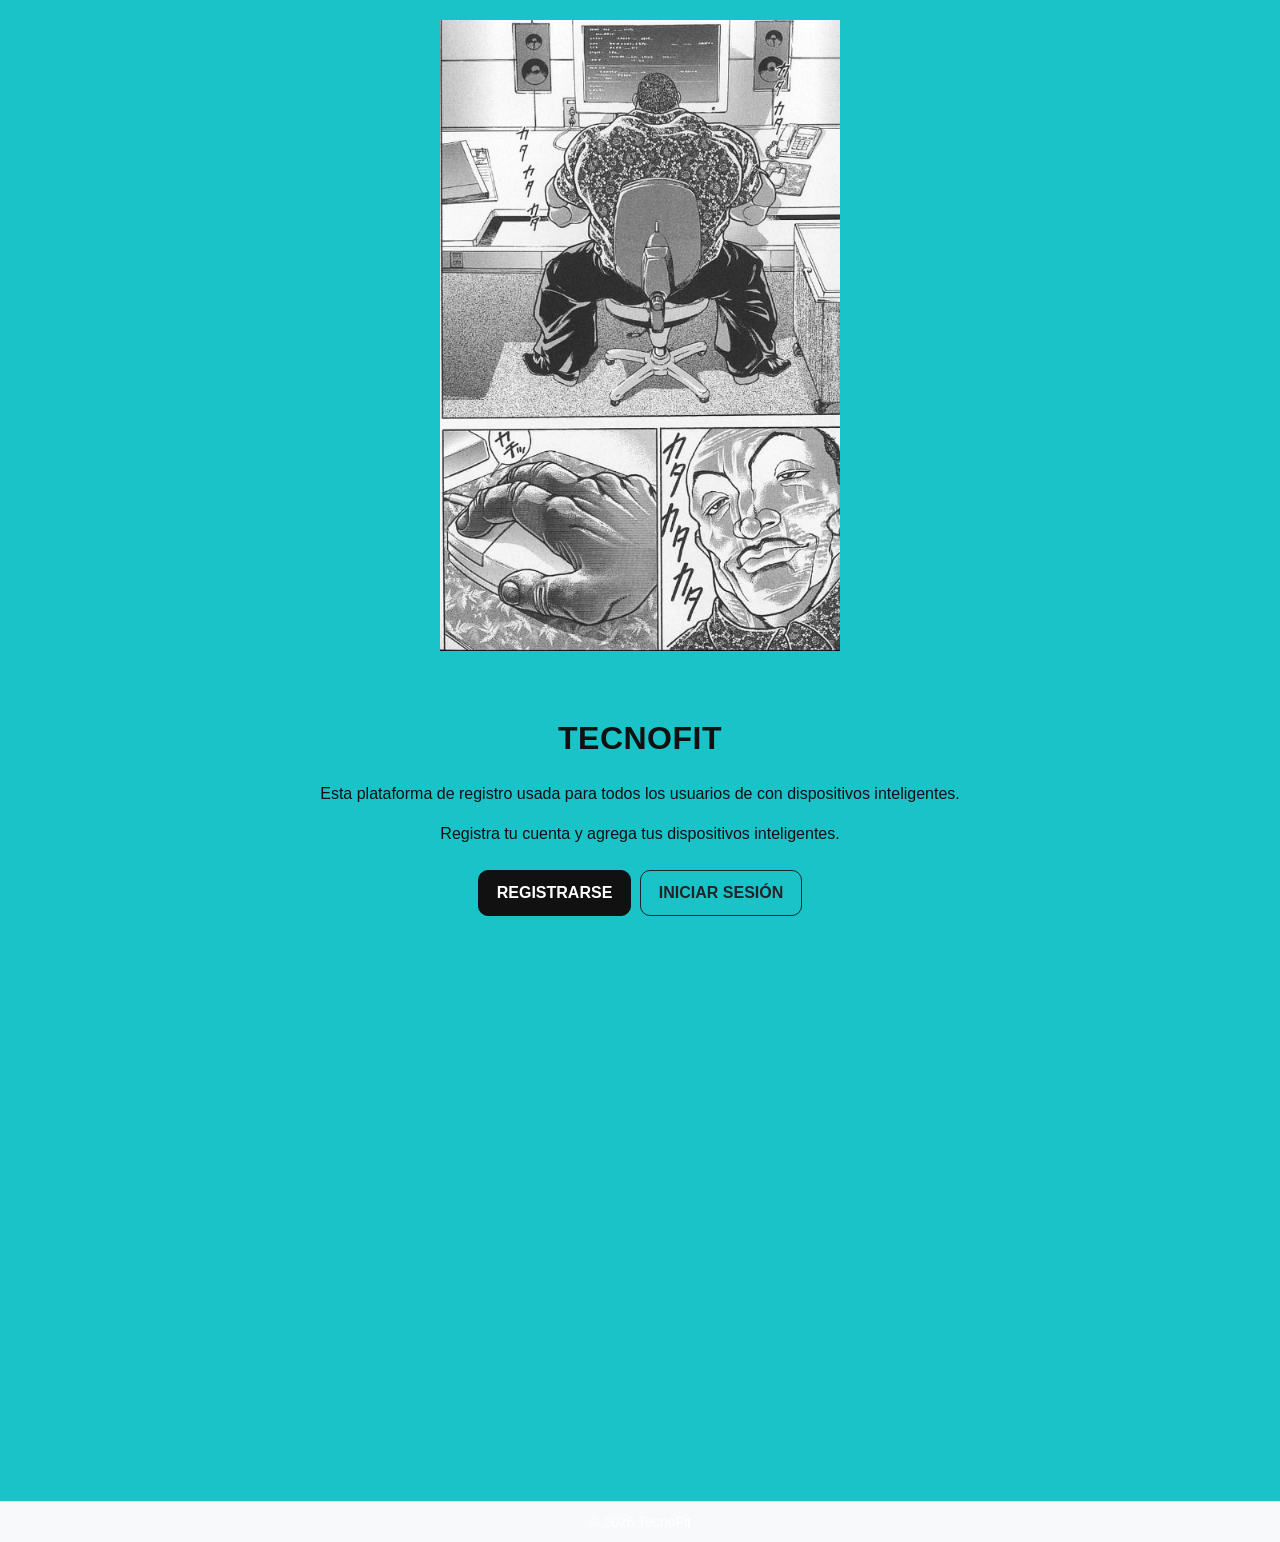
<file: index.html>
<!DOCTYPE html>
<html lang="es">
<head>
    <meta charset="UTF-8">
    <meta name="viewport"
          content="width=device-width, initial-scale=1.0">
    <title>TecnoFit</title>
    <link
        href="https://cdn.jsdelivr.net/npm/bootstrap@5.3.8/dist/css/bootstrap.min.css"
        rel="stylesheet">
    <link rel="stylesheet" href="stylesheet.css">

</head>
<body>

    <div class="text-center">

        <img
            src="oliva.png"
            alt="Imagen TecnoFit"
            class="img-fluid imagen-principal">

    </div>

    <main>

        <section class="py-5">

            <div class="container">

                <div class="row justify-content-center">

                    <div class="col-md-8 text-center">

                        <h2 class="fw-bold mb-4">

                            TECNOFIT

                        </h2>


                        <p class="mb-3">

                            Esta plataforma de registro usada para todos los
                            usuarios de con dispositivos inteligentes.

                        </p>


                        <p class="mb-4">

                            Registra tu cuenta y agrega tus
                            dispositivos inteligentes.

                        </p>


                        <div>

                            <a
                                href="registro.html"
                                class="btn btn-dark me-1">

                                REGISTRARSE

                            </a>


                            <a
                                href="login.html"
                                class="btn btn-outline-dark">

                                INICIAR SESIÓN

                            </a>

                        </div>

                    </div>

                </div>

            </div>

        </section>

    </main>

    <footer class="bg-light border-top text-center py-2">

        <small>

            © 2026 TecnoFit

        </small>

    </footer>
    <script src="https://cdn.jsdelivr.net/npm/bootstrap@5.3.8/dist/js/bootstrap.bundle.min.js"></script>

</body>

</html>
</file>
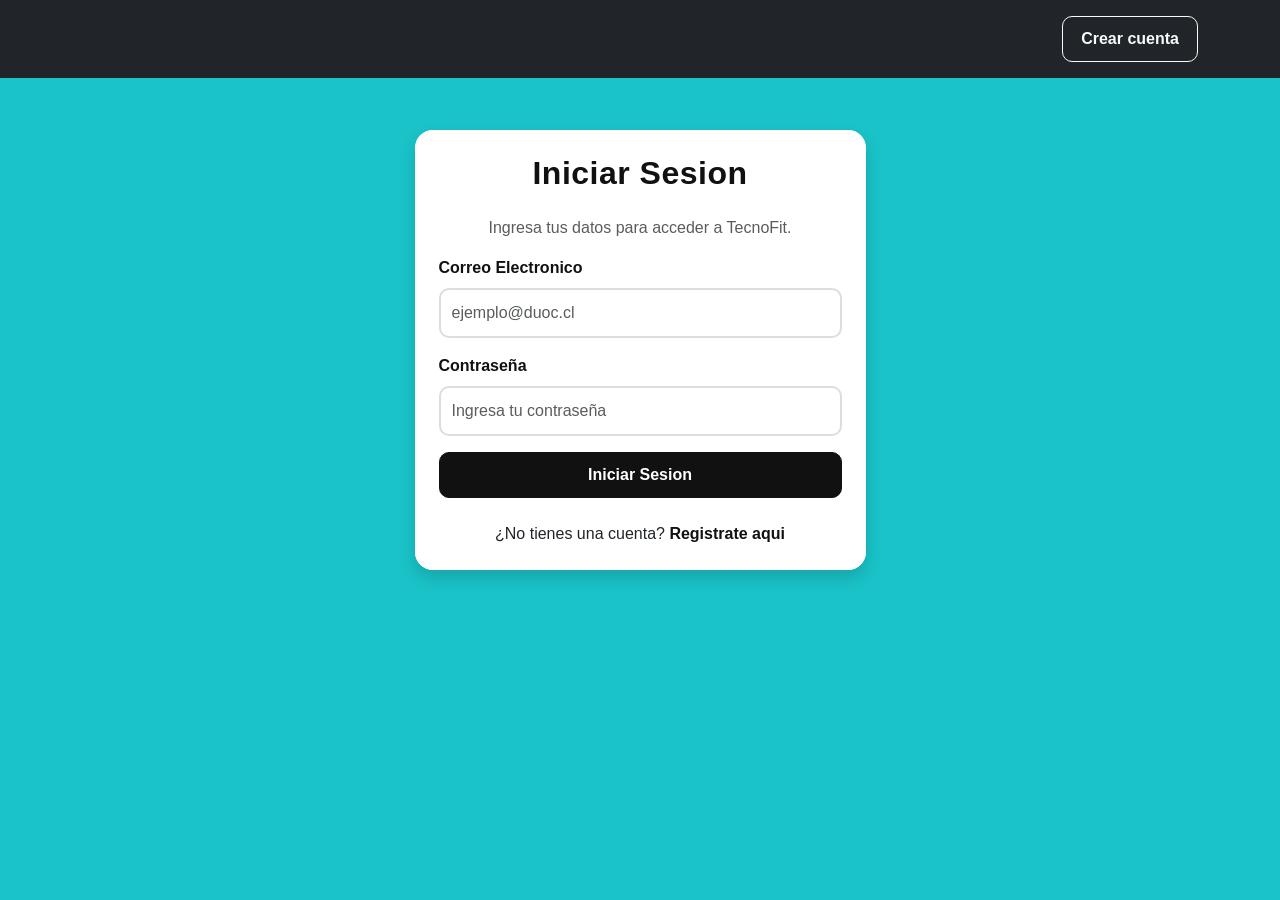
<file: login.html>
<!DOCTYPE html>
<html lang="es">
<head>
    <meta charset="UTF-8">
    <meta name="viewport"
          content="width=device-width, initial-scale=1.0">
    <title>Iniciar Sesión - TecnoFit</title>
    <link
        href="https://cdn.jsdelivr.net/npm/bootstrap@5.3.8/dist/css/bootstrap.min.css"
        rel="stylesheet">
    <link rel="stylesheet" href="stylesheet.css">

</head>

<body>

    <header class="bg-dark text-white py-3">

        <div class="container">

            <div class="d-flex justify-content-between align-items-center">

                <h1 class="h3 mb-0">

                </h1>

                <a
                    href="registro.html"
                    class="btn btn-outline-light">

                    Crear cuenta

                </a>

            </div>

        </div>

    </header>


    <main class="container py-5">

        <div class="row justify-content-center">

            <div class="col-md-6 col-lg-5">

                <div class="card shadow">

                    <div class="card-body p-4">

                        <h2 class="text-center mb-4">

                            Iniciar Sesion

                        </h2>

                        <p class="text-center text-muted">

                            Ingresa tus datos para acceder a TecnoFit.

                        </p>


                        <form id="loginForm">

                            <div class="mb-3">

                                <label
                                    for="correoLogin"
                                    class="form-label">

                                    Correo Electronico

                                </label>

                                <input
                                    type="email"
                                    class="form-control"
                                    id="correoLogin"
                                    placeholder="ejemplo@duoc.cl"
                                    maxlength="60"
                                    autocomplete="username">

                                <div
                                    id="errorCorreoLogin"
                                    class="text-danger mt-1">

                                </div>

                            </div>

                            <div class="mb-3">

                                <label
                                    for="passwordLogin"
                                    class="form-label">

                                    Contraseña

                                </label>

                                <input
                                    type="password"
                                    class="form-control"
                                    id="passwordLogin"
                                    placeholder="Ingresa tu contraseña"
                                    autocomplete="current-password">

                                <div
                                    id="errorPasswordLogin"
                                    class="text-danger mt-1">

                                </div>

                            </div>


                            <div
                                id="mensajeLogin"
                                class="text-danger text-center mb-3">

                            </div>


                            <div class="d-grid">

                                <button
                                    type="submit"
                                    class="btn btn-dark">

                                    Iniciar Sesion

                                </button>

                            </div>


                        </form>


                        <div class="text-center mt-4">

                            <p class="mb-0">

                                ¿No tienes una cuenta?

                                <a href="registro.html">

                                    Registrate aqui

                                </a>

                            </p>

                        </div>

                    </div>

                </div>

            </div>

        </div>

    </main>
    <script src="https://cdn.jsdelivr.net/npm/bootstrap@5.3.8/dist/js/bootstrap.bundle.min.js"></script>
    <script src="login.js"></script>
</body>

</html>
</file>
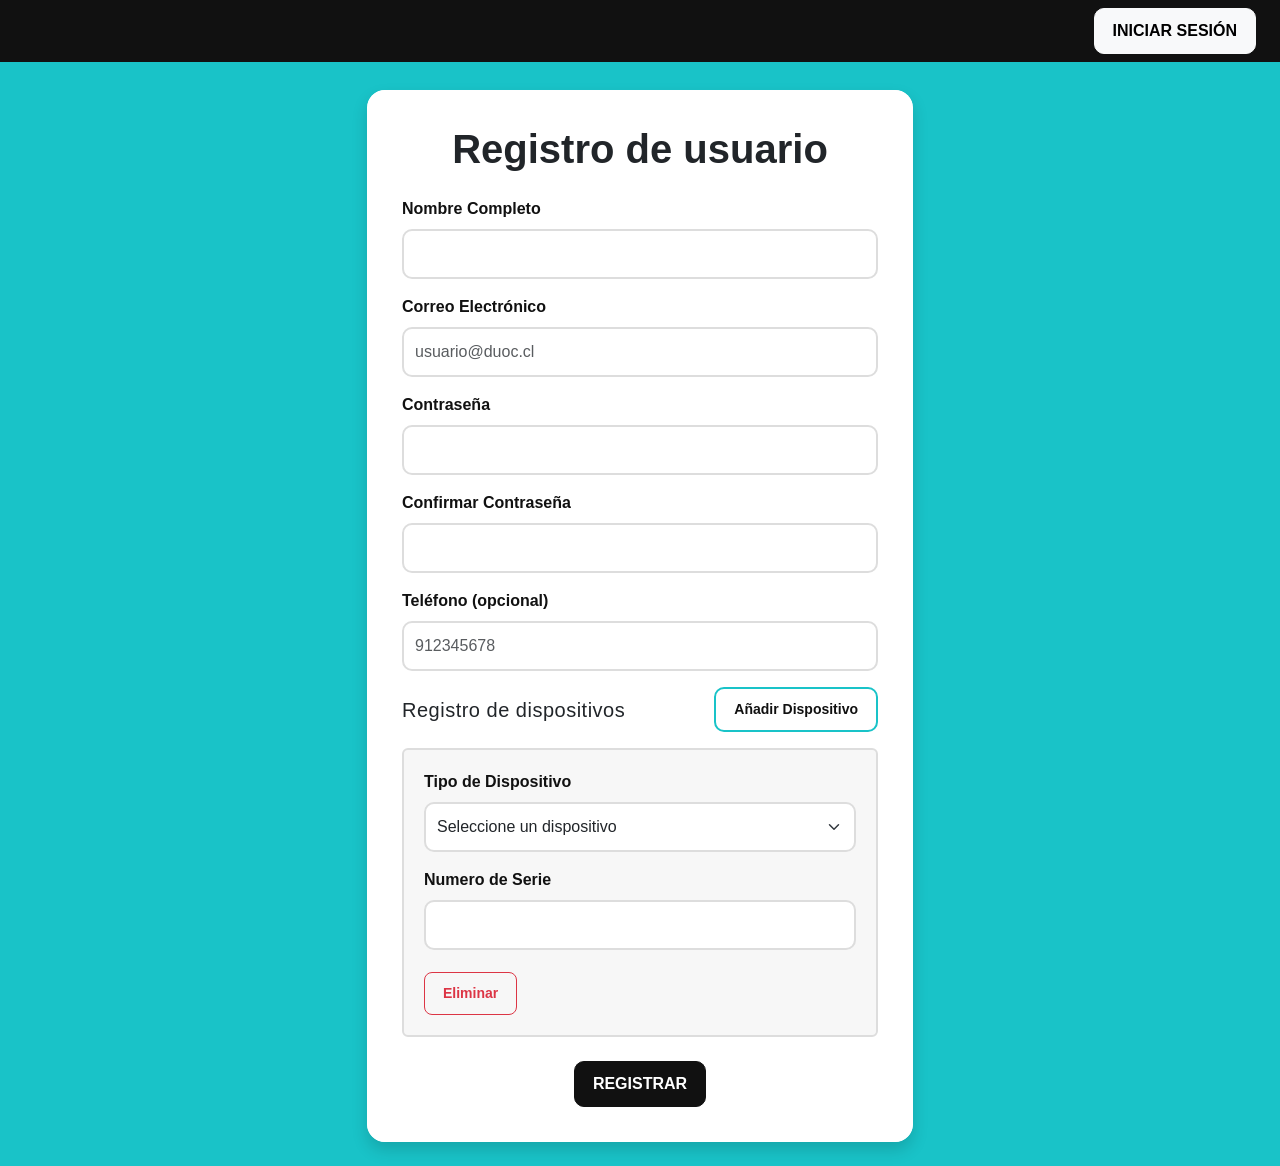
<file: registro.html>
<!DOCTYPE html>
<html lang="es">
<head>
    <meta charset="UTF-8">
    <meta name="viewport"
          content="width=device-width, initial-scale=1.0">
    <title>TECNOFIT - Registro</title>
    <link
        href="https://cdn.jsdelivr.net/npm/bootstrap@5.3.8/dist/css/bootstrap.min.css"
        rel="stylesheet">
    <link rel="stylesheet" href="stylesheet.css">

</head>
<body>

    <header>

        <nav class="navbar navbar-dark bg-dark px-4">

            <a href="index.html"
               class="navbar-brand">
               </a>

            <a href="login.html"
               class="btn btn-light">

                INICIAR SESIÓN

            </a>

        </nav>

    </header>

    <main>

        <div class="container py-4">

            <div class="row justify-content-center">

                <div class="col-12 col-md-8 col-lg-6">

                    <div class="card shadow">

                        <div class="card-body">

                            <h1 class="text-center mb-4">

                                Registro de usuario

                            </h1>

                            <form id="registroForm">

                                <div class="mb-3">

                                    <label
                                        for="nombre"
                                        class="form-label">

                                        Nombre Completo

                                    </label>

                                    <input
                                        type="text"
                                        id="nombre"
                                        class="form-control"
                                        maxlength="80">

                                    <div
                                        id="errorNombre"
                                        class="mensaje-error">

                                    </div>

                                </div>

                                <div class="mb-3">

                                    <label
                                        for="correo"
                                        class="form-label">

                                        Correo Electrónico

                                    </label>

                                    <input
                                        type="email"
                                        id="correo"
                                        class="form-control"
                                        maxlength="60"
                                        placeholder="usuario@duoc.cl">

                                    <div
                                        id="errorCorreo"
                                        class="mensaje-error">

                                    </div>

                                </div>

                                <div class="mb-3">

                                    <label
                                        for="password"
                                        class="form-label">

                                        Contraseña

                                    </label>

                                    <input
                                        type="password"
                                        id="password"
                                        class="form-control"
                                        autocomplete="new-password">

                                    <div
                                        id="errorPassword"
                                        class="mensaje-error">

                                    </div>

                                </div>

                                <div class="mb-3">

                                    <label
                                        for="confirmPassword"
                                        class="form-label">

                                        Confirmar Contraseña

                                    </label>

                                    <input
                                        type="password"
                                        id="confirmPassword"
                                        class="form-control"
                                        autocomplete="new-password">

                                    <div
                                        id="errorConfirmPassword"
                                        class="mensaje-error">

                                    </div>

                                </div>

                                <div class="mb-3">

                                    <label
                                        for="telefono"
                                        class="form-label">

                                        Teléfono (opcional)

                                    </label>

                                    <input
                                        type="text"
                                        id="telefono"
                                        class="form-control"
                                        maxlength="9"
                                        placeholder="912345678">

                                    <div
                                        id="errorTelefono"
                                        class="mensaje-error">

                                    </div>

                                </div>

                                <div class="d-flex justify-content-between align-items-center mb-3">

                                    <h2 class="h5 mb-0">

                                        Registro de dispositivos

                                    </h2>

                                    <button
                                        type="button"
                                        id="agregarDispositivo"
                                        class="btn btn-outline-dark btn-sm">

                                        Añadir Dispositivo

                                    </button>

                                </div>


                                <div id="listaDispositivos">

                                    <div class="dispositivo-box border rounded p-3 mb-3">

                                        <div class="mb-3">

                                            <label class="form-label">

                                                Tipo de Dispositivo

                                            </label>

                                            <select
                                                class="form-select tipoDispositivo">

                                                <option value="">

                                                    Seleccione un dispositivo

                                                </option>

                                                <option value="Smartwatch">

                                                    Smartwatch

                                                </option>

                                                <option value="Banda Deportiva">

                                                    Banda Deportiva

                                                </option>

                                                <option value="Ciclocomputador">

                                                    Ciclocomputador

                                                </option>

                                                <option value="Audífonos">

                                                    Audifonos

                                                </option>

                                            </select>

                                        </div>


                                        <div>

                                            <label class="form-label">

                                                Numero de Serie

                                            </label>

                                            <input
                                                type="text"
                                                class="form-control numeroSerie"
                                                maxlength="12">

                                        </div>


                                        <div class="mensaje-error errorDispositivo">

                                        </div>


                                        <button
                                            type="button"
                                            class="btn btn-outline-danger btn-sm mt-3 eliminarDispositivo">

                                            Eliminar

                                        </button>

                                    </div>

                                </div>

                                <div
                                    id="mensajeRegistro"
                                    class="alert d-none">

                                </div>

                                <div class="text-center mt-4">

                                    <button
                                        type="submit"
                                        class="btn btn-dark">

                                        REGISTRAR

                                    </button>

                                </div>

                            </form>

                        </div>

                    </div>

                </div>

            </div>

        </div>

    </main>
    <script src="https://cdn.jsdelivr.net/npm/bootstrap@5.3.8/dist/js/bootstrap.bundle.min.js"></script>
    <script src="registro.js"></script>
</body>

</html>
</file>
<file: stylesheet.css>
body {
    background-color: #19c3c8;
    color: #111111;
    font-family: Arial, sans-serif;
    margin: 0;
}

header {
    background-color: #111111 !important;
    color: white;
    border-bottom: 4px solid #19c3c8;
}

header h1 {
    font-weight: bold;
    letter-spacing: 2px;
}

.navbar {
    background-color: #111111 !important;
}

.navbar-brand {
    color: #19c3c8 !important;
    font-weight: bold;
    letter-spacing: 1px;
}

.nav-link {
    color: white !important;
    font-weight: bold;
    transition: 0.2s;
}

.nav-link:hover {
    color: #19c3c8 !important;
}

main {
    min-height: calc(100vh - 100px);
}

.card {
    border: none;
    border-radius: 18px;
    overflow: hidden;
    box-shadow: 0 10px 30px rgba(0, 0, 0, 0.20);
}

.card-body {
    background-color: white;
    border-radius: 18px;
    padding: 35px;
}

h1,
h2,
h3 {
    font-weight: bold;
}

h2 {
    color: #111111;
    letter-spacing: 0.5px;
}

.form-label {
    font-weight: bold;
    color: #111111;
}

.form-control,
.form-select {
    border: 2px solid #dddddd;
    border-radius: 10px;
    padding: 11px;
    transition: 0.2s;
}

.form-control:focus,
.form-select:focus {
    border-color: #19c3c8;
    box-shadow: 0 0 0 0.2rem rgba(25, 195, 200, 0.20);
}

.btn {
    border-radius: 10px;
    font-weight: bold;
    padding: 10px 18px;
    transition: 0.2s;
}

.btn-dark {
    background-color: #111111;
    border-color: #111111;
    color: white;
}

.btn-dark:hover {
    background-color: #19c3c8;
    border-color: #19c3c8;
    color: #111111;
}

#agregarDispositivo {
    border: 2px solid #19c3c8;
    color: #111111;
    background-color: white;
    font-weight: bold;
}

#agregarDispositivo:hover {
    background-color: #19c3c8;
    border-color: #19c3c8;
    color: #111111;
}

.dispositivo-box {
    background-color: #f7f7f7;
    border: 2px solid #dddddd !important;
    border-radius: 12px;
    padding: 20px !important;
    transition: 0.2s;
}

.dispositivo-box:hover {
    border-color: #19c3c8 !important;
}

.mensaje-error {
    color: #d90429;
    font-size: 14px;
    font-weight: bold;
    margin-top: 6px;
}

.text-danger {
    font-size: 14px;
    font-weight: bold;
}

#mensajeRegistro,
#mensajeLogin {
    font-weight: bold;
    border-radius: 10px;
}

a {
    color: #111111;
    text-decoration: none;
    font-weight: bold;
}

a:hover {
    color: #19c3c8;
    text-decoration: underline;
}

.eliminarDispositivo {
    border-radius: 8px;
}

.imagen-principal {
    display: block;
    margin: 20px auto;
    width: 400px;
    max-width: 90%;
    height: auto;
}

#registroForm,
#loginForm {
    width: 100%;
}

.login-container {
    min-height: calc(100vh - 100px);
    display: flex;
    justify-content: center;
    align-items: center;
}

.registro-container {
    min-height: calc(100vh - 100px);
    display: flex;
    justify-content: center;
    align-items: center;
}

.login-card,
.registro-card {
    width: 100%;
    max-width: 600px;
}

footer {
    background-color: #111111;
    color: white;
    text-align: center;
    padding: 15px;
    margin-top: 30px;
}

@media (max-width: 576px) {

    main {
        padding-top: 20px !important;
    }

    .card-body {
        padding: 22px !important;
    }

    header h1 {
        font-size: 22px;
    }

    .imagen-principal {
        width: 300px;
        max-width: 90%;
    }

}
</file>
